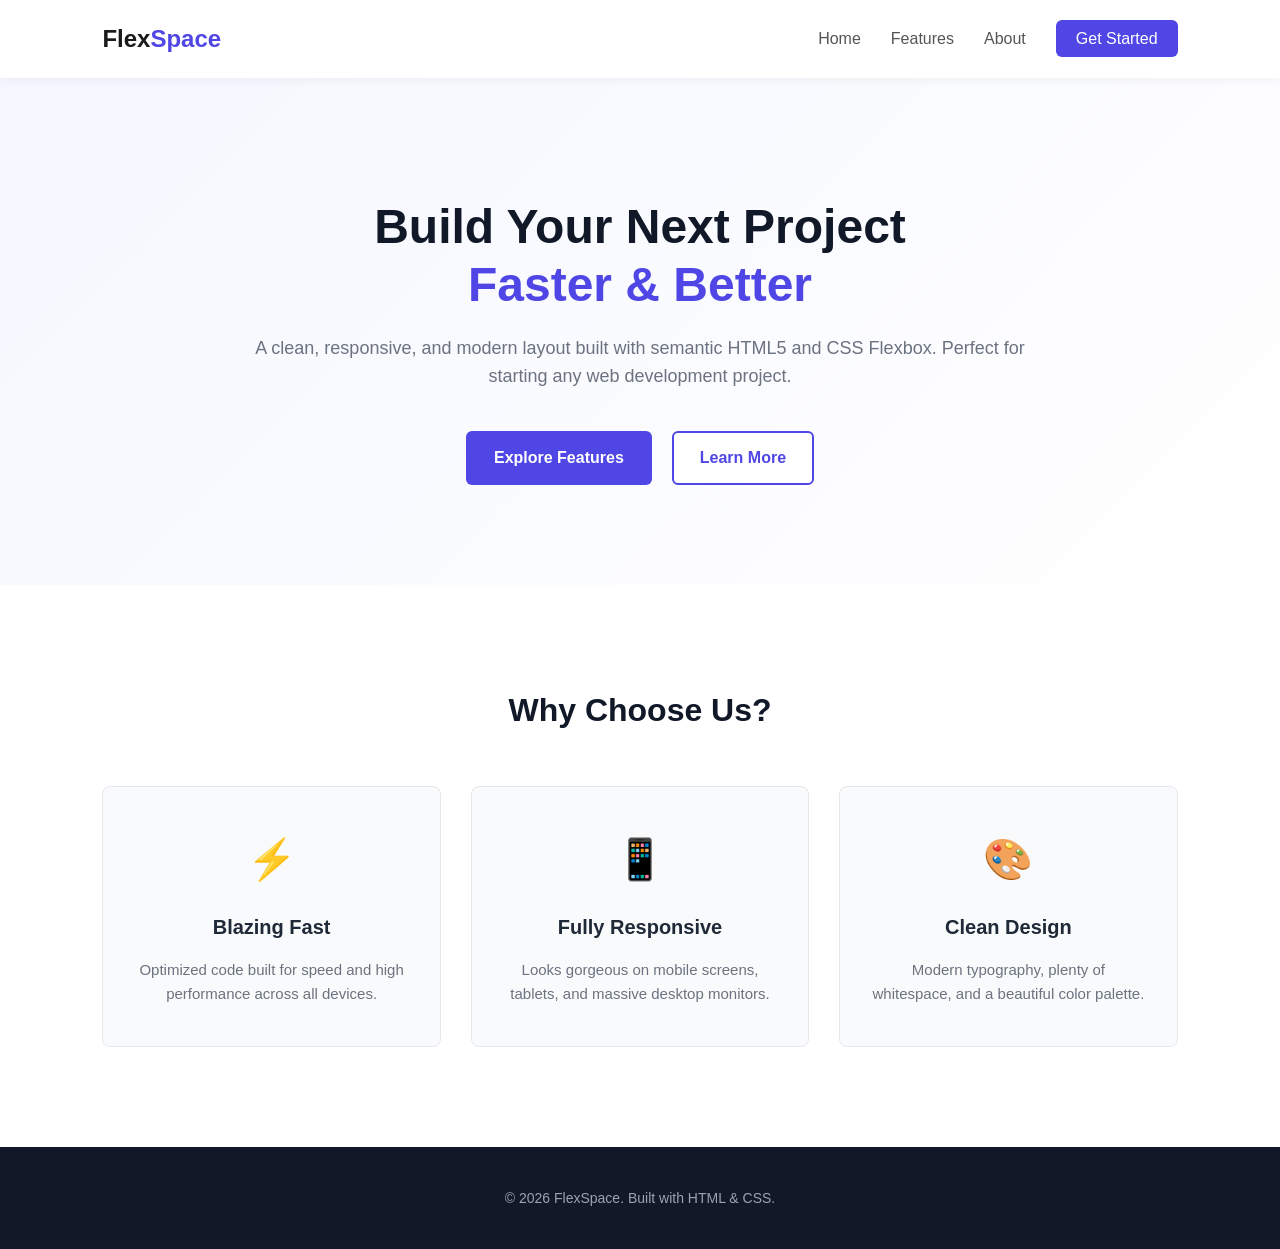
<file: index.html>
<!DOCTYPE html>
<html lang="en">
<head>
    <meta charset="UTF-8">
    <meta name="viewport" content="width=device-width, initial-scale=1.0">
    <title>Modern Landing Page</title>
    <link rel="stylesheet" href="landing_page.css">
</head>
<body>

    <header class="navbar">
        <div class="logo">Flex<span>Space</span></div>
        <nav>
            <ul class="nav-links">
                <li><a href="#home">Home</a></li>
                <li><a href="#features">Features</a></li>
                <li><a href="#about">About</a></li>
                <li><a href="#contact" class="btn-nav">Get Started</a></li>
            </ul>
        </nav>
    </header>

    <section id="home" class="hero-section">
        <div class="hero-content">
            <h1>Build Your Next Project <br><span>Faster & Better</span></h1>
            <p>A clean, responsive, and modern layout built with semantic HTML5 and CSS Flexbox. Perfect for starting any web development project.</p>
            <div class="hero-buttons">
                <a href="#features" class="btn-primary">Explore Features</a>
                <a href="#" class="btn-secondary">Learn More</a>
            </div>
        </div>
    </section>

    <section id="features" class="features-section">
        <h2>Why Choose Us?</h2>
        <div class="features-grid">
            <div class="feature-card">
                <div class="icon">⚡</div>
                <h3>Blazing Fast</h3>
                <p>Optimized code built for speed and high performance across all devices.</p>
            </div>
            <div class="feature-card">
                <div class="icon">📱</div>
                <h3>Fully Responsive</h3>
                <p>Looks gorgeous on mobile screens, tablets, and massive desktop monitors.</p>
            </div>
            <div class="feature-card">
                <div class="icon">🎨</div>
                <h3>Clean Design</h3>
                <p>Modern typography, plenty of whitespace, and a beautiful color palette.</p>
            </div>
        </div>
    </section>

    <footer class="footer">
        <p>&copy; 2026 FlexSpace. Built with HTML & CSS.</p>
    </footer>

</body>
</html>
</file>
<file: landing_page.css>
/* --- Reset & Global Styles --- */
* {
    margin: 0;
    padding: 0;
    box-sizing: border-box;
}

body {
    font-family: 'Segoe UI', Tahoma, Geneva, Verdana, sans-serif;
    line-height: 1.6;
    color: #333;
    background-color: #fcfcfc;
}

a {
    text-decoration: none;
    color: inherit;
}

/* --- Navigation --- */
.navbar {
    display: flex;
    justify-content: space-between;
    align-items: center;
    padding: 20px 8%;
    background-color: #fff;
    box-shadow: 0 2px 10px rgba(0, 0, 0, 0.05);
    position: sticky;
    top: 0;
    z-index: 100;
}

.logo {
    font-size: 24px;
    font-weight: 700;
    color: #1a1a1a;
}

.logo span {
    color: #4f46e5; /* Vibrant Indigo */
}

.nav-links {
    display: flex;
    list-style: none;
    align-items: center;
}

.nav-links li {
    margin-left: 30px;
}

.nav-links a {
    font-weight: 500;
    color: #555;
    transition: color 0.3s ease;
}

.nav-links a:hover {
    color: #4f46e5;
}

.btn-nav {
    background-color: #4f46e5;
    color: #fff !important;
    padding: 10px 20px;
    border-radius: 6px;
    transition: background-color 0.3s ease !important;
}

.btn-nav:hover {
    background-color: #4338ca;
}

/* --- Hero Section --- */
.hero-section {
    display: flex;
    justify-content: center;
    align-items: center;
    text-align: center;
    padding: 120px 8% 100px 8%;
    background: linear-gradient(135deg, #f5f7ff 0%, #ffffff 100%);
}

.hero-content {
    max-width: 800px;
}

.hero-content h1 {
    font-size: 48px;
    font-weight: 800;
    line-height: 1.2;
    color: #111827;
    margin-bottom: 20px;
}

.hero-content h1 span {
    color: #4f46e5;
}

.hero-content p {
    font-size: 18px;
    color: #6b7280;
    margin-bottom: 40px;
    font-weight: 400;
}

.hero-buttons {
    display: flex;
    justify-content: center;
    gap: 20px;
}

.btn-primary {
    background-color: #4f46e5;
    color: #fff;
    padding: 14px 28px;
    border-radius: 6px;
    font-weight: 600;
    transition: background-color 0.3s ease;
}

.btn-primary:hover {
    background-color: #4338ca;
}

.btn-secondary {
    background-color: #fff;
    color: #4f46e5;
    border: 2px solid #4f46e5;
    padding: 12px 26px;
    border-radius: 6px;
    font-weight: 600;
    transition: all 0.3s ease;
}

.btn-secondary:hover {
    background-color: #f5f7ff;
}

/* --- Features Section --- */
.features-section {
    padding: 100px 8%;
    text-align: center;
    background-color: #ffffff;
}

.features-section h2 {
    font-size: 32px;
    color: #111827;
    margin-bottom: 50px;
    position: relative;
}

.features-grid {
    display: flex;
    gap: 30px;
    justify-content: space-between;
    flex-wrap: wrap;
}

.feature-card {
    flex: 1;
    min-width: 250px;
    padding: 40px 30px;
    background-color: #f9fafb;
    border: 1px solid #e5e7eb;
    border-radius: 8px;
    transition: transform 0.3s ease, box-shadow 0.3s ease;
}

.feature-card:hover {
    transform: translateY(-5px);
    box-shadow: 0 10px 20px rgba(0,0,0,0.05);
}

.feature-card .icon {
    font-size: 40px;
    margin-bottom: 20px;
}

.feature-card h3 {
    font-size: 20px;
    color: #1f2937;
    margin-bottom: 15px;
}

.feature-card p {
    color: #6b7280;
    font-size: 15px;
}

/* --- Footer --- */
.footer {
    background-color: #111827;
    color: #9ca3af;
    text-align: center;
    padding: 40px 20px;
    font-size: 14px;
}

/* --- Responsive Media Queries --- */
@media (max-width: 768px) {
    .navbar {
        flex-direction: column;
        gap: 15px;
        padding: 20px;
    }

    .nav-links {
        margin-top: 10px;
    }

    .nav-links li {
        margin: 0 15px;
    }

    .hero-content h1 {
        font-size: 34px;
    }

    .hero-buttons {
        flex-direction: column;
        gap: 15px;
    }

    .features-grid {
        flex-direction: column;
    }
}
</file>
